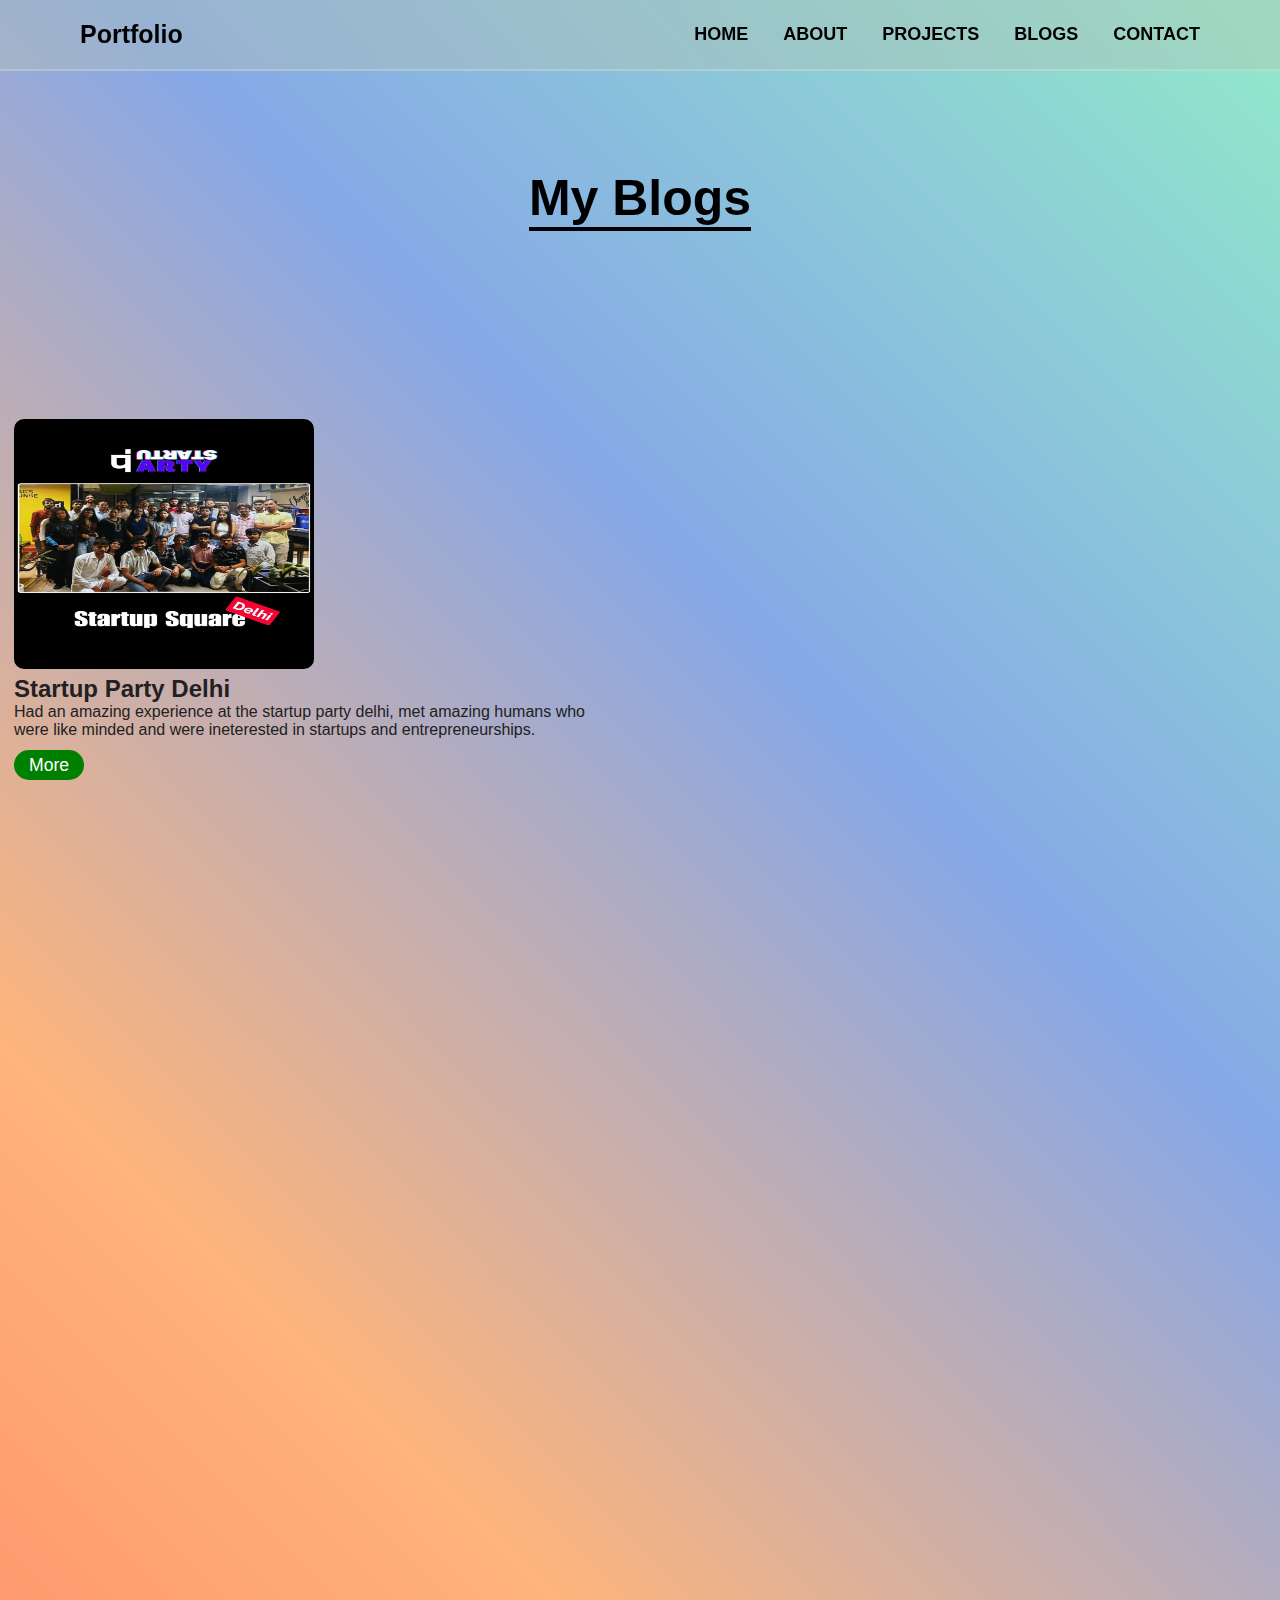
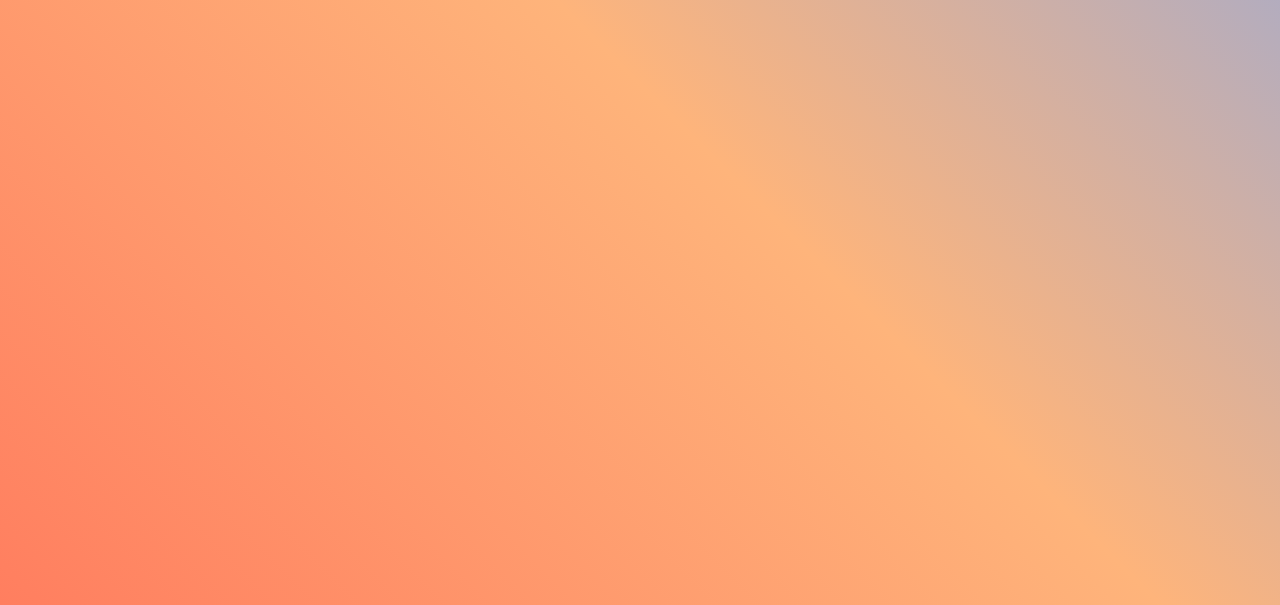
<file: blogs.html>
<!DOCTYPE html>
<html lang="en">
<head>
    <meta charset="UTF-8">
    <meta name="viewport" content="width=device-width, initial-scale=1.0">
    <title>Gulshan-Portfolio</title>
    <link type="text/css" rel="stylesheet" href="styles.css">
    <link type="text/css" rel="stylesheet" href="blogs.css">
</head>
<body>
    <header class="header">
        <a class="logo" href="">Portfolio</a>

        <div class="hamburger" id="hamburger">
            <span></span>
            <span></span>
            <span></span>
        </div>

        <nav class="navbar" id="navbar">
            <a href="index.html">HOME</a>
            <a href="about.html">ABOUT</a>
            <a href="projects.html">PROJECTS</a>
            <a href="blogs.html">BLOGS</a>
            <a href="contact.html">CONTACT</a>
        </nav>
    </header>

    <div class="blank">
        <h2>My Blogs</h2>
    </div>

    <div class="boxes">
        <div class="box1">
            <img src="blog1.jpeg" class="img1">
            <h4>Startup Party Delhi</h4>
            <p>Had an amazing experience at the startup party delhi,
               met amazing humans who were like minded and were ineterested in startups 
               and entrepreneurships.</p>
            <a class="more1" href="">More</a>   
        </div>

        <div class="box2"></div>
        
        <div class="box3"></div>
        
        <div class="box4"></div>
        
        <div class="box5"></div>
        
        <div class="box6"></div>

        
    </div>

    <script src="script.js"></script>
</body>
</html>
</file>
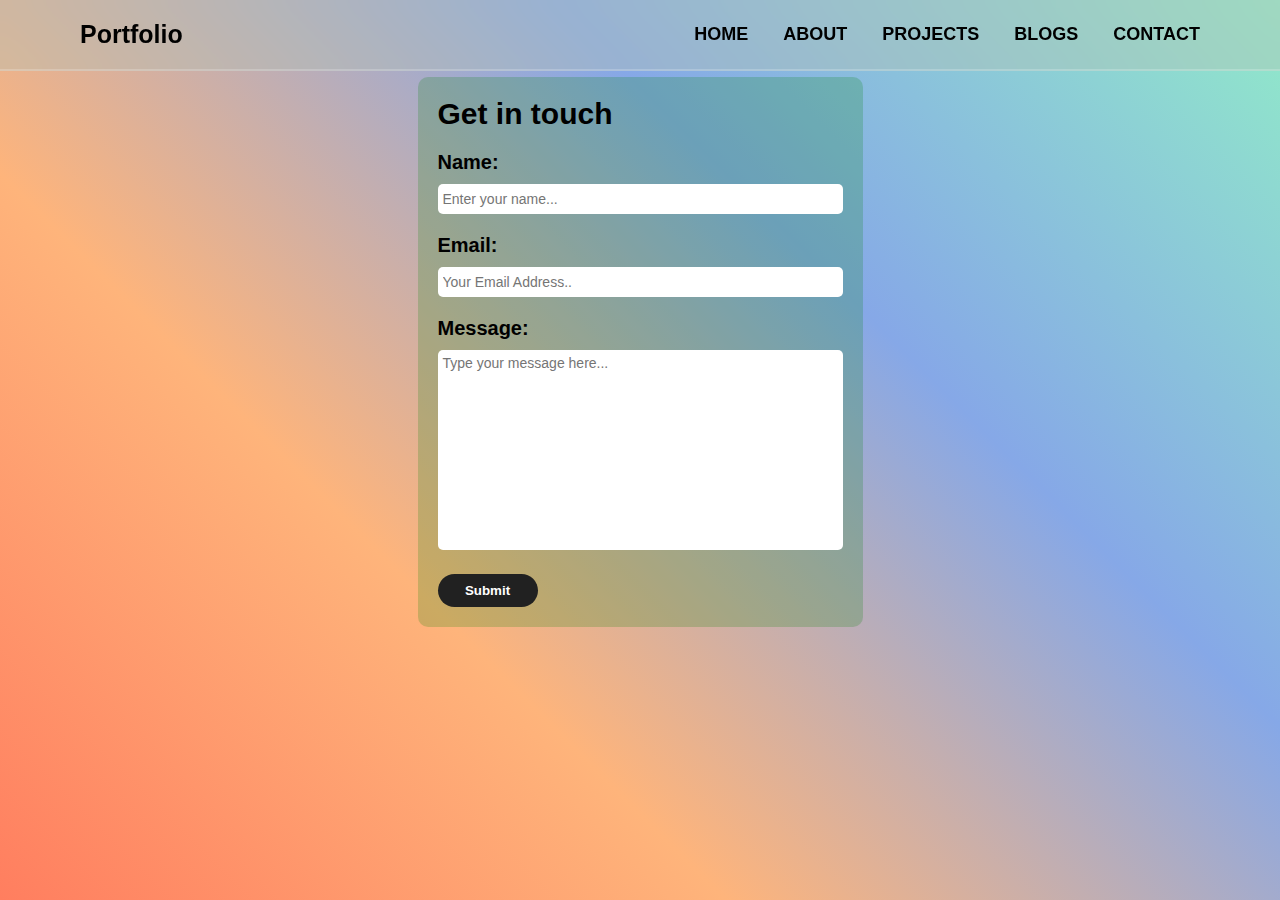
<file: contact.html>
<!DOCTYPE html>
<html lang="en">
<head>
    <meta charset="UTF-8">
    <meta name="viewport" content="width=device-width, initial-scale=1.0">
    <title>Gulshan-Portfolio</title>
    <link type="text/css" rel="stylesheet" href="styles.css">
    <link type="text/css" rel="stylesheet" href="contact.css">
</head>
<body>
    <header class="header">
        <a class="logo" href="">Portfolio</a>

        <div class="hamburger" id="hamburger">
            <span></span>
            <span></span>
            <span></span>
        </div>

        <nav class="navbar" id="navbar">
            <a href="index.html">HOME</a>
            <a href="about.html">ABOUT</a>
            <a href="projects.html">PROJECTS</a>
            <a href="blogs.html">BLOGS</a>
            <a href="contact.html">CONTACT</a>
        </nav>
    </header>

    <main>
        <div class="form-box"> 
            <div class="box">
            <h2>Get in touch</h2>
            <form action="https://api.web3forms.com/submit" method="POST" class="form">
            <input type="hidden" name="access_key" value="1e44ade2-6a66-4ef3-8b3b-846cb4a273f7">
                <h3>Name:</h3>
                <input name="name" class="name" type="text" placeholder="Enter your name..." required><br/>
                <h3>Email:</h3>
                <input name="email" class="email" type="email" placeholder="Your Email Address.." required><br/>
                <h3>Message:</h3>
                <textarea name="message" class="message" type="text" placeholder="Type your message here..." required></textarea><br/>
                <input type="hidden" name="redirect" value="https://portfolio-gulshan-shahs-projects.vercel.app/thanks.html">
                <button type="submit" class="submit">Submit</button>
            </form>
            </div>
        </div>
    </main>

    <div></div>

    <script src="script.js"></script>
</body>
</html>
</file>
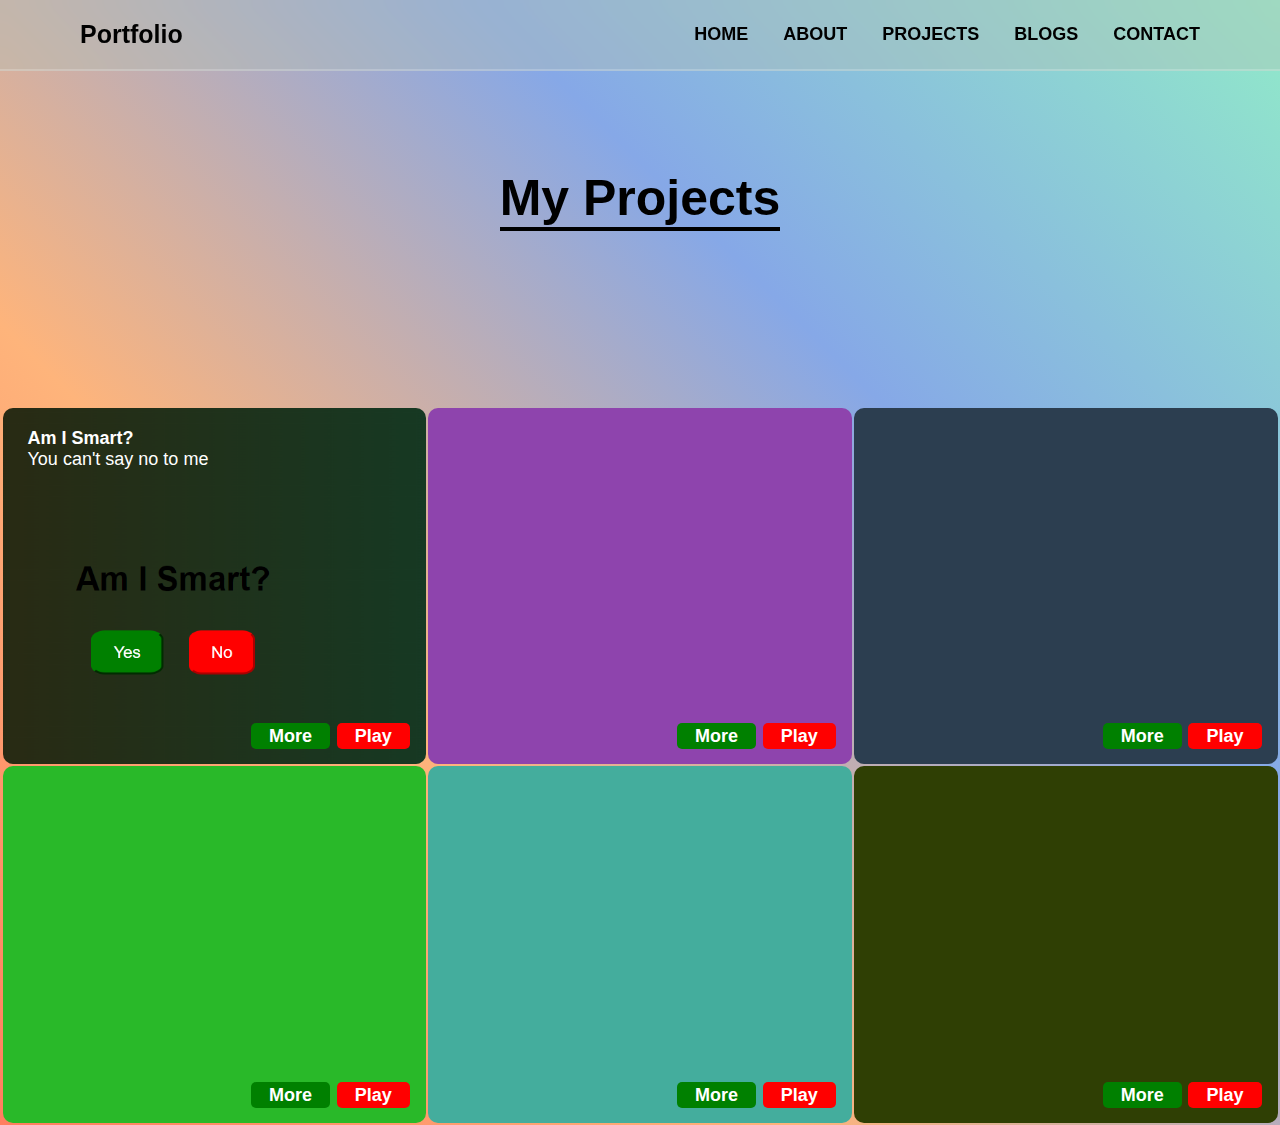
<file: projects.html>
<!DOCTYPE html>
<html lang="en">
<head>
    <meta charset="UTF-8">
    <meta name="viewport" content="width=device-width, initial-scale=1.0">
    <title>Gulshan-Portfolio</title>
    <link type="text/css" rel="stylesheet" href="styles.css">
    <link type="text/css" rel="stylesheet" href="projects.css">
</head>
<body>
    <header class="header">
        <a class="logo" href="">Portfolio</a>

        <div class="hamburger" id="hamburger">
            <span></span>
            <span></span>
            <span></span>
        </div>

        <nav class="navbar" id="navbar">
            <a href="index.html">HOME</a>
            <a href="about.html">ABOUT</a>
            <a href="projects.html">PROJECTS</a>
            <a href="blogs.html">BLOGS</a>
            <a href="contact.html">CONTACT</a>
        </nav>
    </header>

        <div class="blank">
            <h2>My Projects</h2>
        </div>

    <div class="boxes">

        <div class="box1">
            <div class="info">
                <h4>Am I Smart?</h4>
                <p class="p1">You can't say no to me</p>
            </div>
            <div class="btns">
                <a class="more1" href="">More</a>
                <a class="play1" href="file:///C:/Users/gulsh/OneDrive/Desktop/Portfolio/pr-01-amISmart/index.html">Play</a>
            </div>
        </div>

        <div class="box2">
            <div class="info">
                <h4></h4>
                <p class="p1"></p>
            </div>
            <div class="btns">
                <a class="more1" href="">More</a>
                <a class="play1" href="">Play</a>
            </div>
        </div>

        <div class="box3">
            <div class="info">
                <h4></h4>
                <p class="p1"></p>
            </div>
            <div class="btns">
                <a class="more1" href="">More</a>
                <a class="play1" href="">Play</a>
            </div>
        </div>

        <div class="box4">
            <div class="info">
                <h4></h4>
                <p class="p1"></p>
            </div>
            <div class="btns">
                <a class="more1" href="">More</a>
                <a class="play1" href="">Play</a>
            </div>
        </div>

        <div class="box5">
            <div class="info">
                <h4></h4>
                <p class="p1"></p>
            </div>
            <div class="btns">
                <a class="more1" href="">More</a>
                <a class="play1" href="">Play</a>
            </div>
        </div>

        <div class="box6">
            <div class="info">
                <h4></h4>
                <p class="p1"></p>
            </div>
            <div class="btns">
                <a class="more1" href="">More</a>
                <a class="play1" href="">Play</a>
            </div>
        </div>

    </div>
    </div>

    <script src="script.js"></script>
</body>
</html>
</file>
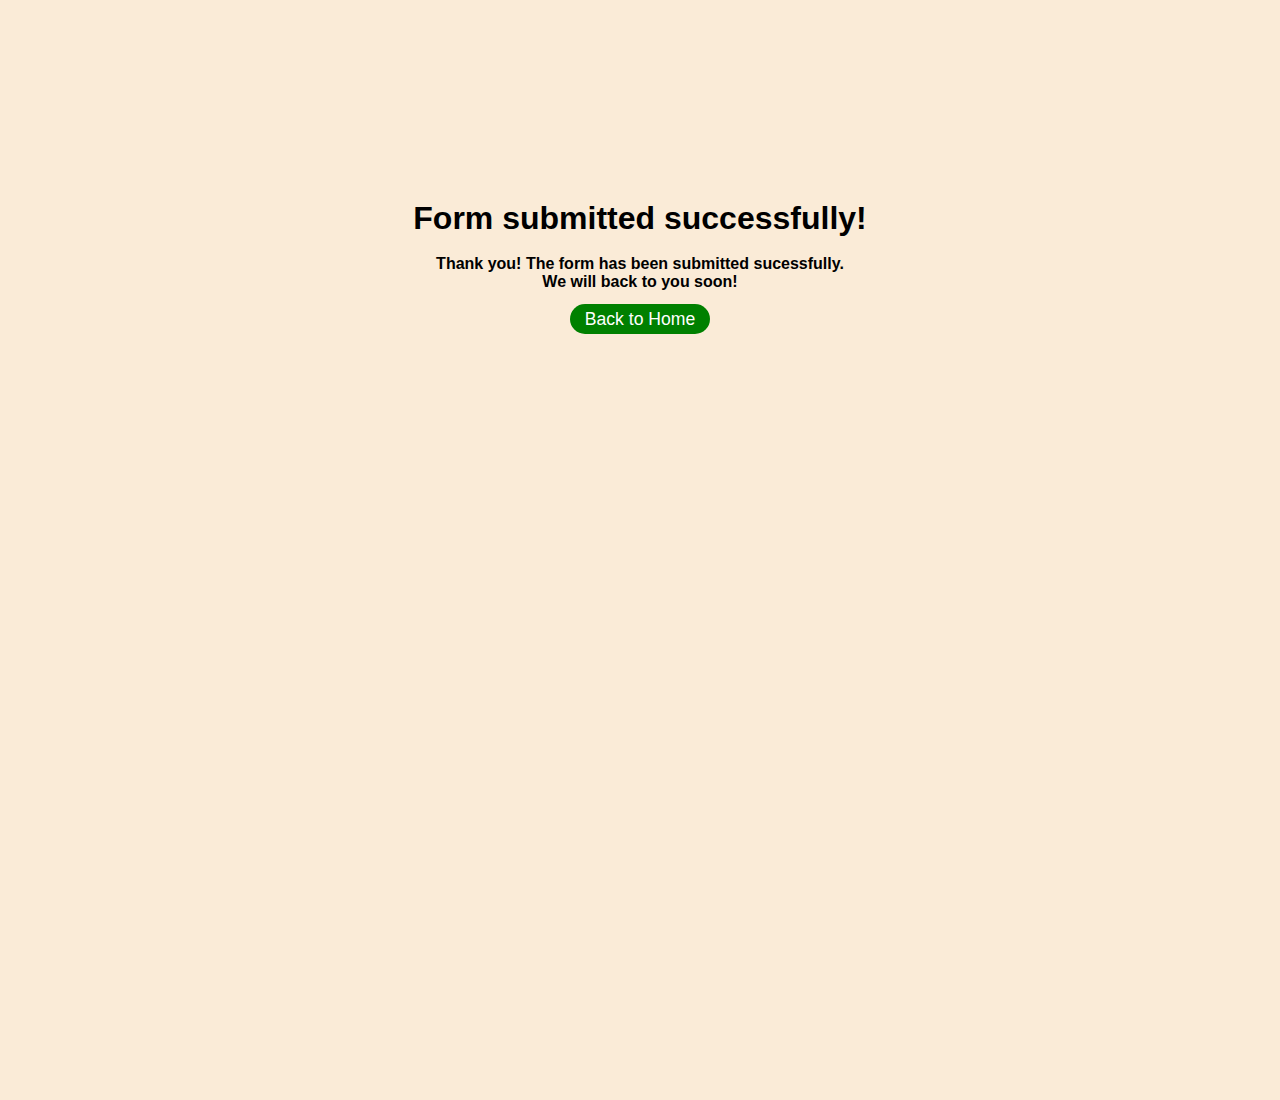
<file: thanks.html>
<!DOCTYPE html>
<html lang="en">
<head>
    <meta charset="UTF-8">
    <meta name="viewport" content="width=device-width, initial-scale=1.0">
    <title>ThankYou</title>
    <link type="text/css" rel="stylesheet" href="thanks.css">
</head>
<body>
    <h3>Form submitted successfully!</h3><br/>
    <h4>Thank you! The form has been submitted sucessfully. <br/>
    We will back to you soon!</h4><br/>
    <a href="index.html">Back to Home</a>
</body>
</html>
</file>
<file: styles.css>
* {
    margin: 0;
    padding: 0;
    box-sizing: border-box;
    font-family: sans-serif;
}

body {
    min-height: 100vh;
    background: linear-gradient(45deg, #ff7e5f, #feb47b, #86a8e7, #91eac9);
}   
  
.header {
    position: fixed;
    z-index: 1;
    top: 0;
    left: 0;
    width: 100%;
    padding: 20px 80px;
    /* background: rgba(255, 255, 255, .1); */
    background: rgba(180, 192, 181, 0.4);
    display: flex;
    justify-content: space-between;
    align-items: center;
    backdrop-filter: blur(10px);
    border-bottom: 2px solid rgba(255, 255, 255, .2);
}

.logo {
    color: #000;
    font-size: 25px;
    text-decoration: none;
    font-weight: 600;
    cursor: default;
}

.navbar {
    display: flex;
}

.navbar a {
    color: #000;
    font-size: 18px;
    text-decoration: none;
    margin-left: 35px;
    font-weight: 700;
}

.navbar a:hover {
    color: green;
    border-bottom: 2px solid #000;
}

/*-- Hamburger Menu Styles --*/

.hamburger {
    display: none;
    flex-direction: column;
    cursor: pointer;
    z-index: 2;
}

.hamburger span {
    background-color: #000;
    height: 3px;
    width: 25px;
    margin: 3px 0;
}

@media (max-width: 768px) {
    .navbar {
        display: none;
        flex-direction: column;
        width: 50%;
        position: absolute;
        top: 70px;
        left: 50%;
        background: rgba(101, 145, 104, 0.8);
        border: 1px solid #ccc;
        z-index: 1;
        border-radius: 5px;
    }

    .navbar a {
        padding: 0.75rem;
        text-align: center;
        margin-left: 0;
        display: block;
    }

    .navbar.active {
        display: flex;
    }

    .hamburger {
        display: flex;
    }
}
</file>
<file: blogs.css>
.boxes {
    display: grid;
    height: 200vh;
    color: #212121;
    grid-template-columns: 1fr 1fr;
    grid-template-rows: 1fr 1fr 1fr;
    grid-template-areas: "box1 box2" "box3 box4" "box5 box6";
    gap: 5px;
    font-size: 1.5rem; 
    position: relative;
}

.blank {
    display: grid;
    height: 400px;
    /* background-color: #2980b9; */
    margin-bottom: 5px;
    justify-content: center;
    align-items: center;
    text-align: center;
}

.box1 {
    /* background: antiquewhite; */
    grid-area: box1;
    padding: 14px;
    position: relative;
}

.box2 {
    /* background: antiquewhite; */
    grid-area: box2;
    position: relative;
}

.box3 {
    /* background: antiquewhite; */
    grid-area: box3;
    position: relative;
}

.box4 {
    /* background: antiquewhite; */
    grid-area: box4;
    position: relative;
}

.box5 {
    /* background: antiquewhite; */
    grid-area: box5;
    position: relative;
}

.box6 {
    /* background: antiquewhite; */
    grid-area: box6;
    position: relative;
}

.boxes div {
    border-radius: 10px;
}

h2 {
    font-size: 50px;
    font-weight: 600;
    border-bottom: 4px solid black;
}

.img1 {
    height: 250px;
    width: 300px;
    justify-self: right;
    left: 30%;
    border-radius: 10px;
}

p {
    font-size: 1rem;
    font-weight: 300;
    margin-bottom: 10px;
}

.more1 {
    background: green;
    font-size: 1.1rem;
    color: white;
    border-radius: 15px;
    padding: 5px 15px;
    text-decoration: none;
}

.more1:hover {
    color: black;
}
</file>
<file: contact.css>
.form-box {
    padding-top: 75px;
    display: flex;
    justify-content: center;
}

.box {
    background: rgba(0, 128, 0, 0.2);
    width: 445px;
    border-radius: 10px;
    padding: 20px;
    margin: 2.1px;
}

h3 {
    font-size: 20px;
    margin-bottom: 10px;
}

h2 {
    font-size: 30px;
    font-weight: 700;
    margin-bottom: 20px;
}

input, textarea {
    width: 100%; 
    font-size: 14px;
    margin-bottom: 20px;
    border-radius: 5px;
    border: none;
    padding: 5px;
}

input {
    height: 30px;
}

textarea {
    height: 200px;
    resize: none;
}

.submit {
    background-color: #212121;
    height: 33px;
    width: 100px;
    border-radius: 20px;
    border: none;
    cursor: pointer;
    color: #fff;
    font-weight: 600;
    align-self: center; 
}

.submit:hover {
    color: #db1010;
}

@media (max-width: 650px) {}
</file>
<file: projects.css>
.boxes {
    display: grid;
    height: 80vh;
    color: white;
    grid-template-columns: 1fr 1fr 1fr;
    grid-template-rows: 1fr 1fr;
    grid-template-areas: "box1 box2 box3" "box4 box5 box6";
    /* text-align: center; */
    gap: 2.5px;
    font-size: 1.5rem; 
    position: relative;
    padding: 2.5px;
}

.blank {
    display: grid;
    height: 400px;
    /* background-color: #2980b9; */
    margin-bottom: 5px;
    justify-content: center;
    align-items: center;
    text-align: center;
}

.box1 {
    background: url('box1.png');
    background-size: cover;
    grid-area: box1;
    padding: 10px;
    position: relative;
}

.box2 {
    background: #8e44ad;
    grid-area: box2;
    position: relative;
}

.box3 {
    background: #2c3e50;
    grid-area: box3;
    position: relative;
}

.box4 {
    background: #29b929;
    grid-area: box4;
    position: relative;
}

.box5 {
    background: #44ad9d;
    grid-area: box5;
    position: relative;
}

.box6 {
    background: #2f3f04;
    grid-area: box6;
    position: relative;
}

.boxes div {
    border-radius: 10px;
}

.btns a {
    text-decoration: none;
    font-weight: 600;
    color: #fff;
    margin: 30px 0;
    border-radius: 5px;
    font-size: 18px;
    padding: 3px 18px;
}

.more1 {
    background: green;
    top: 10px;
    left: 10px; 
}

.play1 {
    background: red;
}

.btns a:hover {
    color: #212121e1;
}

/*
.img1 {
    height: 70px;
    width: 70px;
} */

.info {
    font-size: 18px;
    margin-left: 15px;
    margin-top: 10px;
}

.btns {
    position: absolute;
    bottom: 0;
    right: 0;
    padding: 1rem;
}

@media (max-width: 840px) {
    .boxes {
        grid-template-columns: 1fr 1fr;
        grid-template-rows: 1fr 1fr 1fr;
        grid-template-areas: "box1 box2" "box3 box4" "box5 box6";
        height: 120vh;
    }
}

@media (max-width: 560px) {
    .boxes {
        grid-template-columns: 1fr;
        grid-template-rows: 1fr 1fr 1fr 1fr 1fr 1fr;
        grid-template-areas: "box1" "box2" "box3" "box4" "box5" "box6";
        height: 240vh;
    }
}

h2 {
    font-size: 50px;
    font-weight: 600;
    border-bottom: 4px solid black;
}
</file>
<file: thanks.css>
* {
    margin: 0;
    padding: 0;
    font-family: sans-serif;
}

body {
    
    justify-content: center;
    align-items: center;
    text-align: center;
    min-height: 100vh;
    background: antiquewhite;
}

h3 {
    font-size: 2rem;
    font-weight: 600;
    margin-top: 200px;
}

@media (max-width: 560px) {
    h3 {
        margin-top: 100px;
    }
}

a {
    background: green;
    font-size: 1.1rem;
    color: white;
    border-radius: 15px;
    padding: 5px 15px;
    text-decoration: none;
    margin-top: 10px;
}

a:hover {
    color: black;
}
</file>
